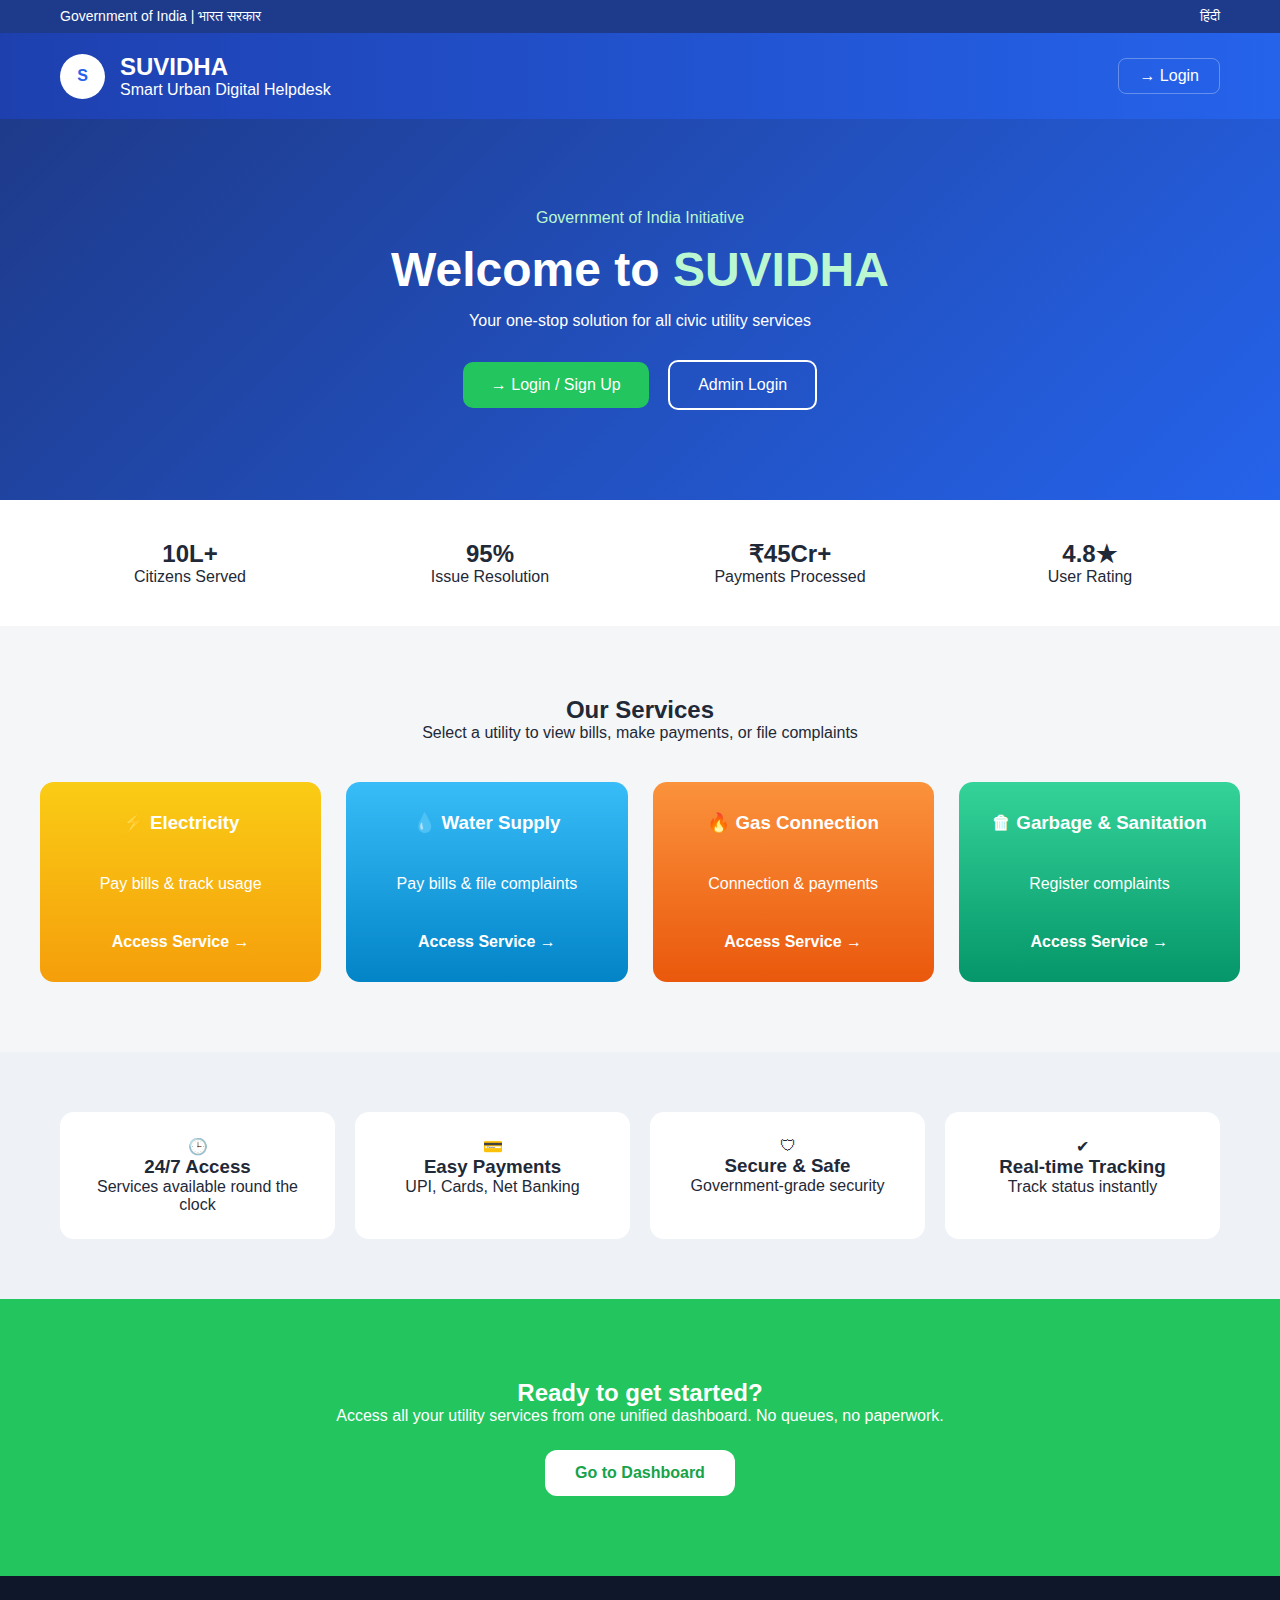
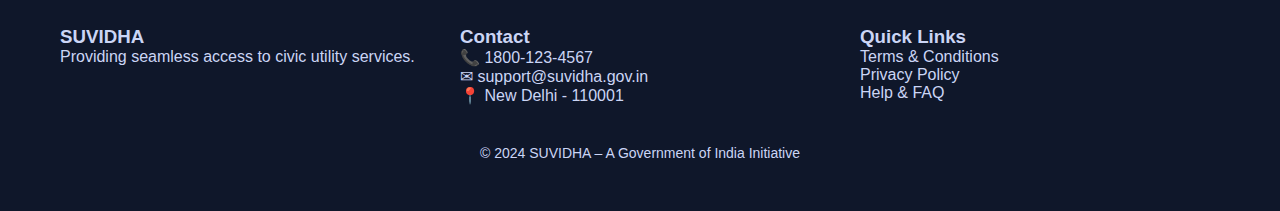
<file: suvidha-project/index.html>
<!DOCTYPE html>
<html lang="en">
<head>
  <meta charset="UTF-8" />
  <meta name="viewport" content="width=device-width, initial-scale=1.0"/>
  <title>SUVIDHA – Smart Urban Digital Helpdesk</title>
  <link rel="stylesheet" href="style.css" />
</head>
<body>

<!-- TOP BAR -->
<div class="top-bar">
  <span>Government of India | भारत सरकार</span>
  <span>हिंदी</span>
</div>

<!-- NAVBAR -->
<header class="navbar">
  <div class="logo">
    <div class="logo-circle">S</div>
    <div>
      <h2>SUVIDHA</h2>
      <p>Smart Urban Digital Helpdesk</p>
    </div>
  </div>
  <button class="login-btn">→ Login</button>
</header>

<!-- HERO -->
<section class="hero">
  <span class="badge">Government of India Initiative</span>
  <h1>Welcome to <span>SUVIDHA</span></h1>
  <p>Your one-stop solution for all civic utility services</p>

  <div class="hero-buttons">
     <a href="../dashboard/index.html"><button class="btn green">→ Login / Sign Up</button></a>
    <a href="../admin/index.html"><button class="btn outline">Admin Login</button></a>
  </div>
</section>

<!-- STATS -->
<section class="stats">
  <div><h2>10L+</h2><p>Citizens Served</p></div>
  <div><h2>95%</h2><p>Issue Resolution</p></div>
  <div><h2>₹45Cr+</h2><p>Payments Processed</p></div>
  <div><h2>4.8★</h2><p>User Rating</p></div>
</section>

<!-- SERVICES -->
<section class="services">
  <h2>Our Services</h2>
  <p>Select a utility to view bills, make payments, or file complaints</p>

  <div class="cards">
    <div class="card yellow">
      <h3>⚡ Electricity</h3>
      <p>Pay bills & track usage</p>
      <a href="../electricity/index.html">Access Service →</a>
    </div>

    <div class="card blue">
      <h3>💧 Water Supply</h3>
      <p>Pay bills & file complaints</p>
      <a href="../water/index.html">Access Service →</a>
    </div>

    <div class="card orange">
      <h3>🔥 Gas Connection</h3>
      <p>Connection & payments</p>
      <a href="../gas/index.html">Access Service →</a>
    </div>

    <div class="card green">
      <h3>🗑 Garbage & Sanitation</h3>
      <p>Register complaints</p>
      <a href="../garbage/index.html">Access Service →</a>
    </div>
  </div>
</section>

<!-- WHY -->
<section class="why">
  <div class="why-card">🕒<h3>24/7 Access</h3><p>Services available round the clock</p></div>
  <div class="why-card">💳<h3>Easy Payments</h3><p>UPI, Cards, Net Banking</p></div>
  <div class="why-card">🛡<h3>Secure & Safe</h3><p>Government-grade security</p></div>
  <div class="why-card">✔<h3>Real-time Tracking</h3><p>Track status instantly</p></div>
</section>

<!-- CTA -->
<section class="cta">
  <h2>Ready to get started?</h2>
  <p>Access all your utility services from one unified dashboard. No queues, no paperwork.</p>
 <button onclick="goDashboard()">Go to Dashboard</button>
</section>

<!-- FOOTER -->
<footer>
  <div class="footer-grid">
    <div>
      <h3>SUVIDHA</h3>
      <p>Providing seamless access to civic utility services.</p>
    </div>

    <div>
      <h3>Contact</h3>
      <p>📞 1800-123-4567</p>
      <p>✉ support@suvidha.gov.in</p>
      <p>📍 New Delhi - 110001</p>
    </div>

    <div>
      <h3>Quick Links</h3>
      <p>Terms & Conditions</p>
      <p>Privacy Policy</p>
      <p>Help & FAQ</p>
    </div>
  </div>

  <div class="copy">
    © 2024 SUVIDHA – A Government of India Initiative
  </div>
</footer>

<script src="script.js"></script>
</body>
</html>
</file>
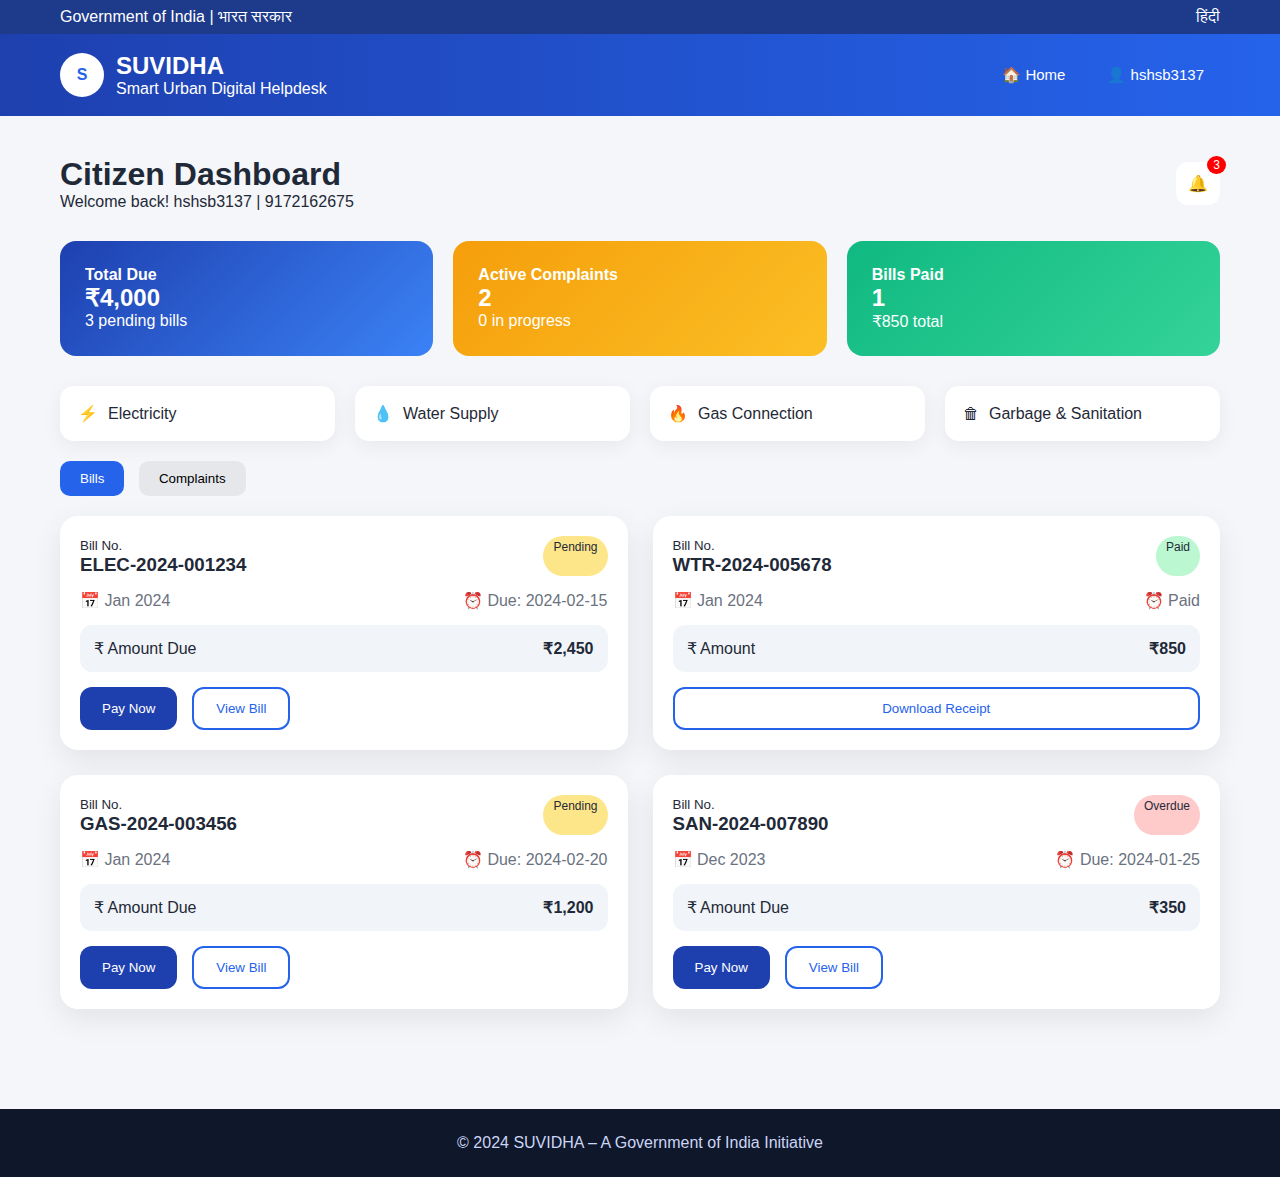
<file: suvidha-project/dashboard/index.html>
<!DOCTYPE html>
<html lang="en">
<head>
  <meta charset="UTF-8">
  <title>SUVIDHA | Citizen Dashboard</title>
  <meta name="viewport" content="width=device-width, initial-scale=1.0">
  <link rel="stylesheet" href="style.css">
</head>
<body>

<!-- TOP BAR -->
<div class="topbar">
  <span>Government of India | भारत सरकार</span>
  <span>हिंदी</span>
</div>

<!-- HEADER -->
<header class="header">
  <div class="logo">
    <div class="logo-circle">S</div>
    <div>
      <h2>SUVIDHA</h2>
      <p>Smart Urban Digital Helpdesk</p>
    </div>
  </div>

  <div class="nav-right">
    
    <span class="home">🏠 Home</span>
    <span class="user">👤 hshsb3137</span>
  </div>
</header>

<!-- DASHBOARD -->
<section class="dashboard">
  <div class="dash-header">
    <div>
      <h1>Citizen Dashboard</h1>
      <p>Welcome back! hshsb3137 | 9172162675</p>
    </div>
    <div class="notify">🔔<span>3</span></div>
  </div>

  <!-- SUMMARY CARDS -->
  <div class="summary">
    <div class="summary-card blue">
      <h4>Total Due</h4>
      <h2>₹4,000</h2>
      <p>3 pending bills</p>
    </div>

    <div class="summary-card yellow">
      <h4>Active Complaints</h4>
      <h2>2</h2>
      <p>0 in progress</p>
    </div>

    <div class="summary-card green">
      <h4>Bills Paid</h4>
      <h2>1</h2>
      <p>₹850 total</p>
    </div>
  </div>

  <!-- SERVICES -->
  <div class="services">
    <div onclick="openService('electricity')" class="service"><span class="e">⚡</span> Electricity</div>
    <div onclick="openService('water')" class="service"><span class="w">💧</span> Water Supply</div>
    <div onclick="openService('gas')" class="service"><span class="g">🔥</span> Gas Connection</div>
    <div onclick="openService('garbage')" class="service"><span class="s">🗑</span> Garbage & Sanitation</div>
  </div>

  <!-- TABS -->
  <div class="tabs">
    <button class="active">Bills</button>
    <button id="complaintsTab">Complaints</button>
  </div>

  <!-- BILL CARDS -->
  <div class="bills">

    <div class="bill orange">
      <div class="bill-top">
        <div>
          <small>Bill No.</small>
          <h3>ELEC-2024-001234</h3>
        </div>
        <span class="status pending">Pending</span>
      </div>

      <div class="bill-mid">
        <div>📅 Jan 2024</div>
        <div>⏰ Due: 2024-02-15</div>
      </div>

      <div class="amount">
        <span>₹ Amount Due</span>
        <strong>₹2,450</strong>
      </div>

      <div class="actions">
        <button class="pay">Pay Now</button>
        <button class="view">View Bill</button>
      </div>
    </div>

    <div class="bill blue">
      <div class="bill-top">
        <div>
          <small>Bill No.</small>
          <h3>WTR-2024-005678</h3>
        </div>
        <span class="status paid">Paid</span>
      </div>

      <div class="bill-mid">
        <div>📅 Jan 2024</div>
        <div>⏰ Paid</div>
      </div>

      <div class="amount">
        <span>₹ Amount</span>
        <strong>₹850</strong>
      </div>

      <div class="actions">
        <button class="view full">Download Receipt</button>
      </div>
    </div>

    <div class="bill orange">
      <div class="bill-top">
        <div>
          <small>Bill No.</small>
          <h3>GAS-2024-003456</h3>
        </div>
        <span class="status pending">Pending</span>
      </div>

      <div class="bill-mid">
        <div>📅 Jan 2024</div>
        <div>⏰ Due: 2024-02-20</div>
      </div>

      <div class="amount">
        <span>₹ Amount Due</span>
        <strong>₹1,200</strong>
      </div>

      <div class="actions">
        <button class="pay">Pay Now</button>
        <button class="view">View Bill</button>
      </div>
    </div>

    <div class="bill green">
      <div class="bill-top">
        <div>
          <small>Bill No.</small>
          <h3>SAN-2024-007890</h3>
        </div>
        <span class="status overdue">Overdue</span>
      </div>

      <div class="bill-mid">
        <div>📅 Dec 2023</div>
        <div>⏰ Due: 2024-01-25</div>
      </div>

      <div class="amount">
        <span>₹ Amount Due</span>
        <strong>₹350</strong>
      </div>

      <div class="actions">
        <button class="pay">Pay Now</button>
        <button class="view">View Bill</button>
      </div>
    </div>

  </div>
</section>

<footer>
  © 2024 SUVIDHA – A Government of India Initiative
</footer>

<script src="script.js"></script>
<!-- PAYMENT MODAL -->
<div id="paymentOverlay" class="overlay hidden">
  <div class="payment-modal">

    <div class="payment-header">
      <div>
        <h3>Payment</h3>
        <h1>₹ <span id="payAmount">2,450</span></h1>
        <p>Bill: <b id="billNo">ELEC-2024-001234</b> • electricity</p>
      </div>
      <button class="close-btn" onclick="closePayment()">✕</button>
    </div>

    <div class="payment-body">
      <p class="select">Select Payment Method</p>

      <div class="pay-option">
        📱
        <div>
          <b>UPI Payment</b>
          <small>Google Pay, PhonePe, Paytm</small>
        </div>
      </div>

      <div class="pay-option">
        💳
        <div>
          <b>Card Payment</b>
          <small>Debit / Credit Cards</small>
        </div>
      </div>

      <div class="pay-option">
        🏦
        <div>
          <b>Net Banking</b>
          <small>All major banks</small>
        </div>
      </div>

      <div class="pay-option">
        🔳
        <div>
          <b>Scan QR Code</b>
          <small>Scan & Pay</small>
        </div>
      </div>

    </div>
  </div>
</div>

</body>
</html>
</file>
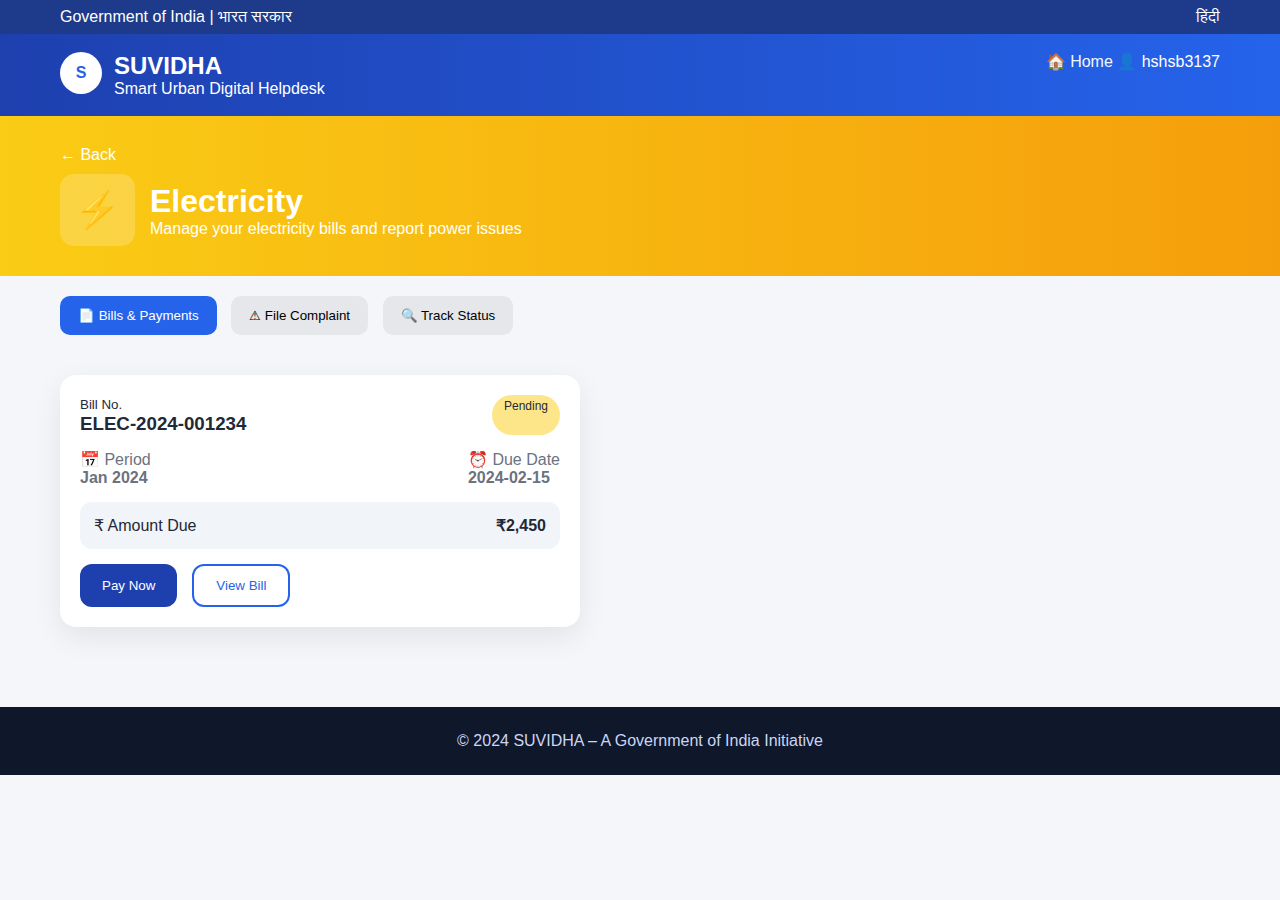
<file: suvidha-project/electricity/index.html>
<!DOCTYPE html>
<html lang="en">
<head>
  <meta charset="UTF-8">
  <title>Electricity Service | SUVIDHA</title>
  <meta name="viewport" content="width=device-width, initial-scale=1.0">
  <link rel="stylesheet" href="style.css">
</head>
<body>

<!-- TOP BAR -->
<div class="topbar">
  <span>Government of India | भारत सरकार</span>
  <span>हिंदी</span>
</div>

<!-- HEADER -->
<header class="header">
  <div class="logo">
    <div class="circle">S</div>
    <div>
      <h2>SUVIDHA</h2>
      <p>Smart Urban Digital Helpdesk</p>
    </div>
  </div>
  <div class="nav">
    <a style="text-decoration: none; color: aliceblue;" href="../dashboard/index.html">🏠 Home</a>
    <span>👤 hshsb3137</span>
  </div>
</header>

<!-- ELECTRICITY BANNER -->
<section class="banner">
  <a class="back" href="../dashboard/index.html">← Back</a>
  <div class="banner-content">
    <div class="icon">⚡</div>
    <div>
      <h1>Electricity</h1>
      <p>Manage your electricity bills and report power issues</p>
    </div>
  </div>
</section>

<!-- TABS -->
<div class="tabs">
  <button class="tab active" onclick="showTab('bills')">📄 Bills & Payments</button>
  <button class="tab" onclick="showTab('complaint')">⚠ File Complaint</button>
  <button class="tab" onclick="showTab('track')">🔍 Track Status</button>
</div>

<!-- CONTENT -->
<section class="content">

  <!-- BILLS -->
  <div id="bills" class="tab-content active">
    <div class="bill-card">
      <div class="bill-top">
        <div>
          <small>Bill No.</small>
          <h3>ELEC-2024-001234</h3>
        </div>
        <span class="badge pending">Pending</span>
      </div>

      <div class="bill-info">
        <div>📅 Period<br><b>Jan 2024</b></div>
        <div>⏰ Due Date<br><b>2024-02-15</b></div>
      </div>

      <div class="amount">
        <span>₹ Amount Due</span>
        <strong>₹2,450</strong>
      </div>

      <div class="actions">
        <button class="pay" onclick="openPayment()">Pay Now</button>
        <button class="view">View Bill</button>
      </div>
    </div>
  </div>

  <!-- FILE COMPLAINT -->
  <div id="complaint" class="tab-content">
    <div class="form-card">
      <h3>Register Complaint</h3>

      <label>Complaint Type</label>
      <select>
        <option>Select complaint type</option>
        <option>Power Outage</option>
        <option>Voltage Issue</option>
        <option>Billing Issue</option>
      </select>

      <label>Description</label>
      <textarea placeholder="Describe your issue in detail..."></textarea>

      <label>Location</label>
      <input type="text" placeholder="Enter your address or area">

      <label>Mobile Number</label>
      <input type="text" placeholder="Enter 10-digit mobile number">

      <label>Attach Photo (Optional)</label>
      <div class="upload">📷 Tap to capture or upload photo</div>

      <button class="submit">Submit</button>
    </div>
  </div>

  <!-- TRACK STATUS -->
  <div id="track" class="tab-content">
    <div class="status-card">
      <h3>Power Outage</h3>
      <span class="badge progress">In Progress</span>

      <div class="timeline">
        <div class="step done">✔ Complaint Registered</div>
        <div class="step done">✔ Assigned to Team</div>
        <div class="step active">⏳ Work in Progress</div>
        <div class="step">○ Issue Resolved</div>
      </div>
    </div>
  </div>

</section>

<footer>
  © 2024 SUVIDHA – A Government of India Initiative
</footer>

<script src="script.js"></script>
</body>
</html>
</file>
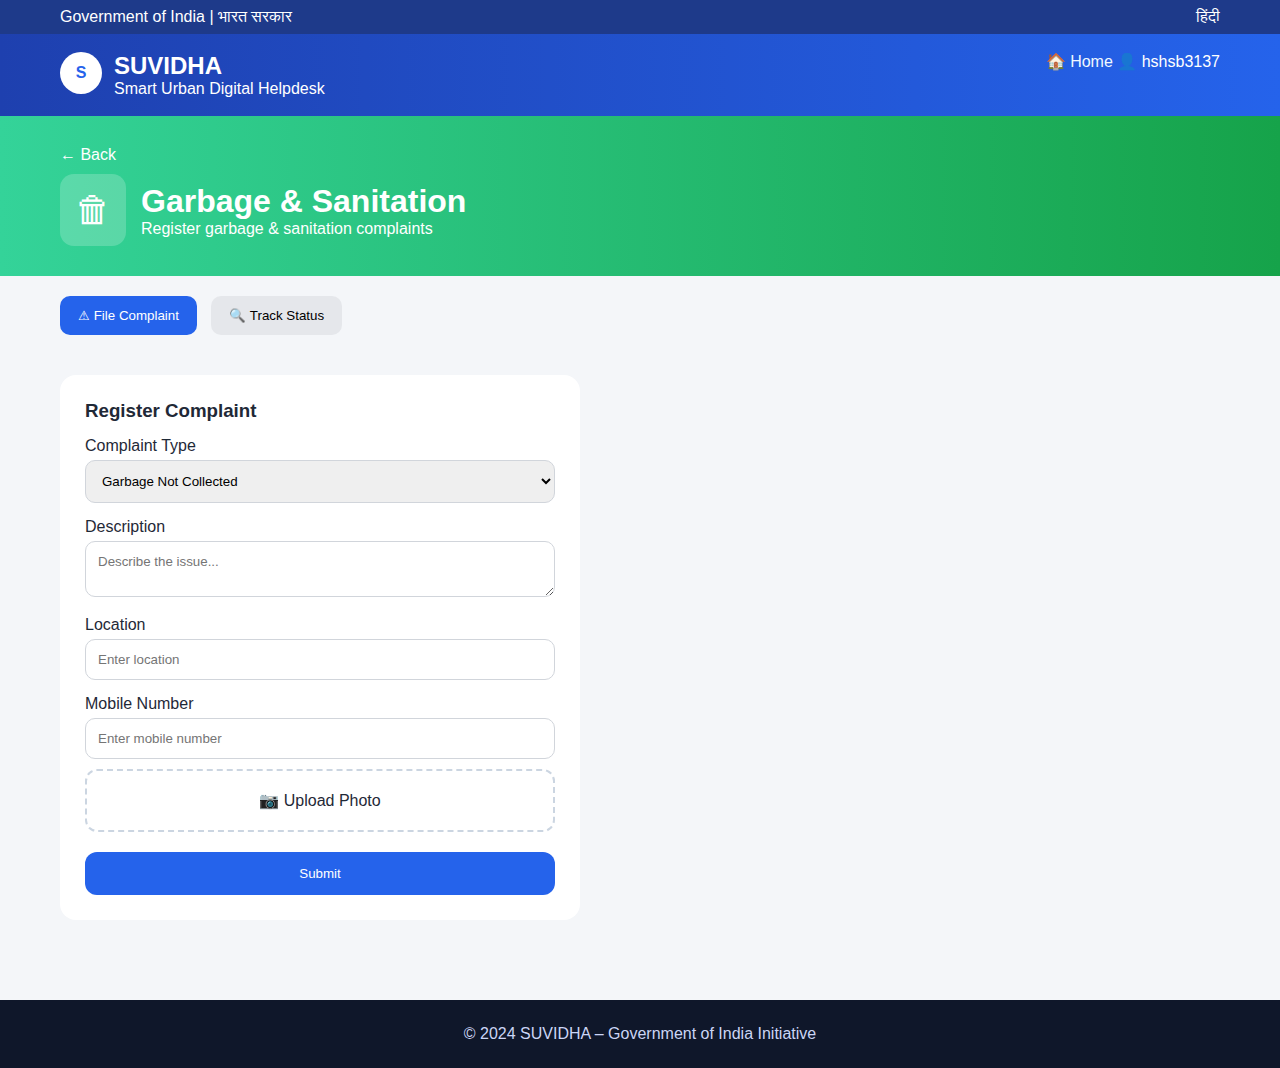
<file: suvidha-project/garbage/index.html>
<!DOCTYPE html>
<html lang="en">
<head>
  <meta charset="UTF-8">
  <title>Garbage & Sanitation | SUVIDHA</title>
  <meta name="viewport" content="width=device-width, initial-scale=1.0">
  <link rel="stylesheet" href="style.css">
</head>
<body>

<div class="topbar">
  <span>Government of India | भारत सरकार</span>
  <span>हिंदी</span>
</div>

<header class="header">
  <div class="logo">
    <div class="circle">S</div>
    <div>
      <h2>SUVIDHA</h2>
      <p>Smart Urban Digital Helpdesk</p>
    </div>
  </div>
  <div class="nav">
     <a style="text-decoration: none; color: aliceblue;" href="../dashboard/index.html">🏠 Home</a>
    <span>👤 hshsb3137</span>
  </div>
</header>

<section class="banner">
  <a class="back" href="../dashboard/index.html">← Back</a>
  <div class="banner-content">
    <div class="icon">🗑</div>
    <div>
      <h1>Garbage & Sanitation</h1>
      <p>Register garbage & sanitation complaints</p>
    </div>
  </div>
</section>

<div class="tabs">
  <button class="tab active" onclick="showTab('complaint')">⚠ File Complaint</button>
  <button class="tab" onclick="showTab('track')">🔍 Track Status</button>
</div>

<section class="content">

  <!-- Complaint -->
  <div id="complaint" class="tab-content active">
    <div class="form-card">
      <h3>Register Complaint</h3>

      <label>Complaint Type</label>
      <select>
        <option>Garbage Not Collected</option>
        <option>Overflowing Dustbin</option>
        <option>Street Cleaning</option>
      </select>

      <label>Description</label>
      <textarea placeholder="Describe the issue..."></textarea>

      <label>Location</label>
      <input type="text" placeholder="Enter location">

      <label>Mobile Number</label>
      <input type="text" placeholder="Enter mobile number">

      <div class="upload">📷 Upload Photo</div>
      <button class="submit">Submit</button>
    </div>
  </div>

  <!-- Track -->
  <div id="track" class="tab-content">
    <div class="status-card">
      <h3>Garbage Collection</h3>
      <span class="badge pending">Pending</span>

      <div class="timeline">
        <div class="step done">✔ Complaint Registered</div>
        <div class="step active">⏳ Assigned to Team</div>
        <div class="step">○ Work in Progress</div>
        <div class="step">○ Issue Resolved</div>
      </div>
    </div>
  </div>

</section>

<footer>© 2024 SUVIDHA – Government of India Initiative</footer>

<script src="script.js"></script>
</body>
</html>
</file>
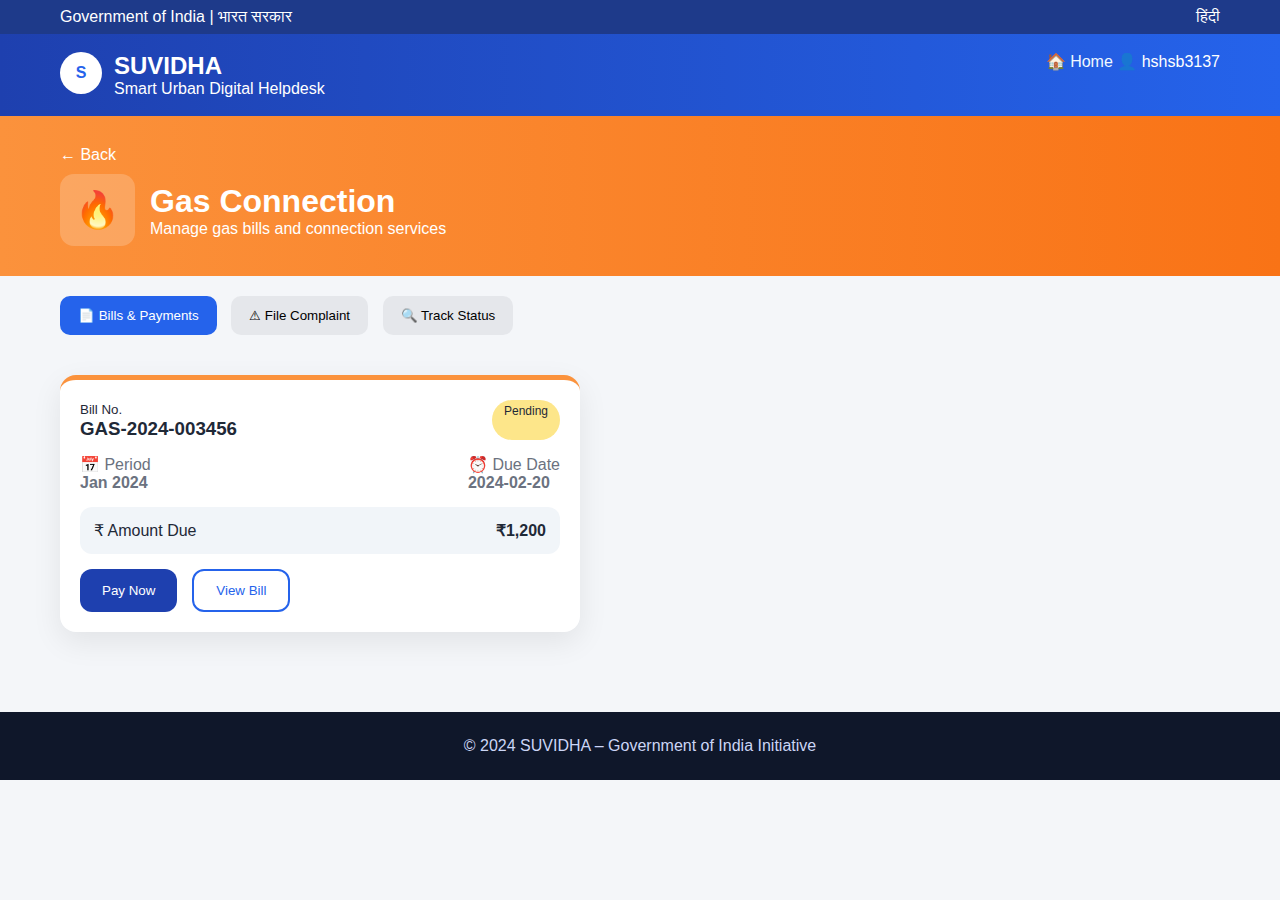
<file: suvidha-project/gas/index.html>
<!DOCTYPE html>
<html lang="en">
<head>
  <meta charset="UTF-8">
  <title>Gas Connection | SUVIDHA</title>
  <meta name="viewport" content="width=device-width, initial-scale=1.0">
  <link rel="stylesheet" href="style.css">
</head>
<body>

<div class="topbar">
  <span>Government of India | भारत सरकार</span>
  <span>हिंदी</span>
</div>

<header class="header">
  <div class="logo">
    <div class="circle">S</div>
    <div>
      <h2>SUVIDHA</h2>
      <p>Smart Urban Digital Helpdesk</p>
    </div>
  </div>
  <div class="nav">
    <a style="text-decoration: none; color: aliceblue;" href="../dashboard/index.html">🏠 Home</a>
    <span>👤 hshsb3137</span>
  </div>
</header>

<section class="banner">
  <a class="back" href="../dashboard/index.html">← Back</a>
  <div class="banner-content">
    <div class="icon">🔥</div>
    <div>
      <h1>Gas Connection</h1>
      <p>Manage gas bills and connection services</p>
    </div>
  </div>
</section>

<div class="tabs">
  <button class="tab active" onclick="showTab('bills')">📄 Bills & Payments</button>
  <button class="tab" onclick="showTab('complaint')">⚠ File Complaint</button>
  <button class="tab" onclick="showTab('track')">🔍 Track Status</button>
</div>

<section class="content">

  <!-- Bills -->
  <div id="bills" class="tab-content active">
    <div class="bill-card">
      <div class="bill-top">
        <div>
          <small>Bill No.</small>
          <h3>GAS-2024-003456</h3>
        </div>
        <span class="badge pending">Pending</span>
      </div>

      <div class="bill-info">
        <div>📅 Period<br><b>Jan 2024</b></div>
        <div>⏰ Due Date<br><b>2024-02-20</b></div>
      </div>

      <div class="amount">
        <span>₹ Amount Due</span>
        <strong>₹1,200</strong>
      </div>

      <div class="actions">
        <button class="pay">Pay Now</button>
        <button class="view">View Bill</button>
      </div>
    </div>
  </div>

  <!-- Complaint -->
  <div id="complaint" class="tab-content">
    <div class="form-card">
      <h3>Register Complaint</h3>

      <label>Complaint Type</label>
      <select>
        <option>Select complaint type</option>
        <option>Gas Leakage</option>
        <option>No Supply</option>
        <option>Billing Issue</option>
      </select>

      <label>Description</label>
      <textarea placeholder="Describe your issue..."></textarea>

      <label>Location</label>
      <input type="text" placeholder="Enter address">

      <label>Mobile Number</label>
      <input type="text" placeholder="Enter mobile number">

      <div class="upload">📷 Upload Photo</div>
      <button class="submit">Submit</button>
    </div>
  </div>

  <!-- Track -->
  <div id="track" class="tab-content">
    <div class="status-card">
      <h3>Gas Leakage</h3>
      <span class="badge progress">In Progress</span>

      <div class="timeline">
        <div class="step done">✔ Complaint Registered</div>
        <div class="step done">✔ Assigned to Team</div>
        <div class="step active">⏳ Work in Progress</div>
        <div class="step">○ Issue Resolved</div>
      </div>
    </div>
  </div>

</section>

<footer>© 2024 SUVIDHA – Government of India Initiative</footer>

<script src="script.js"></script>
</body>
</html>
</file>
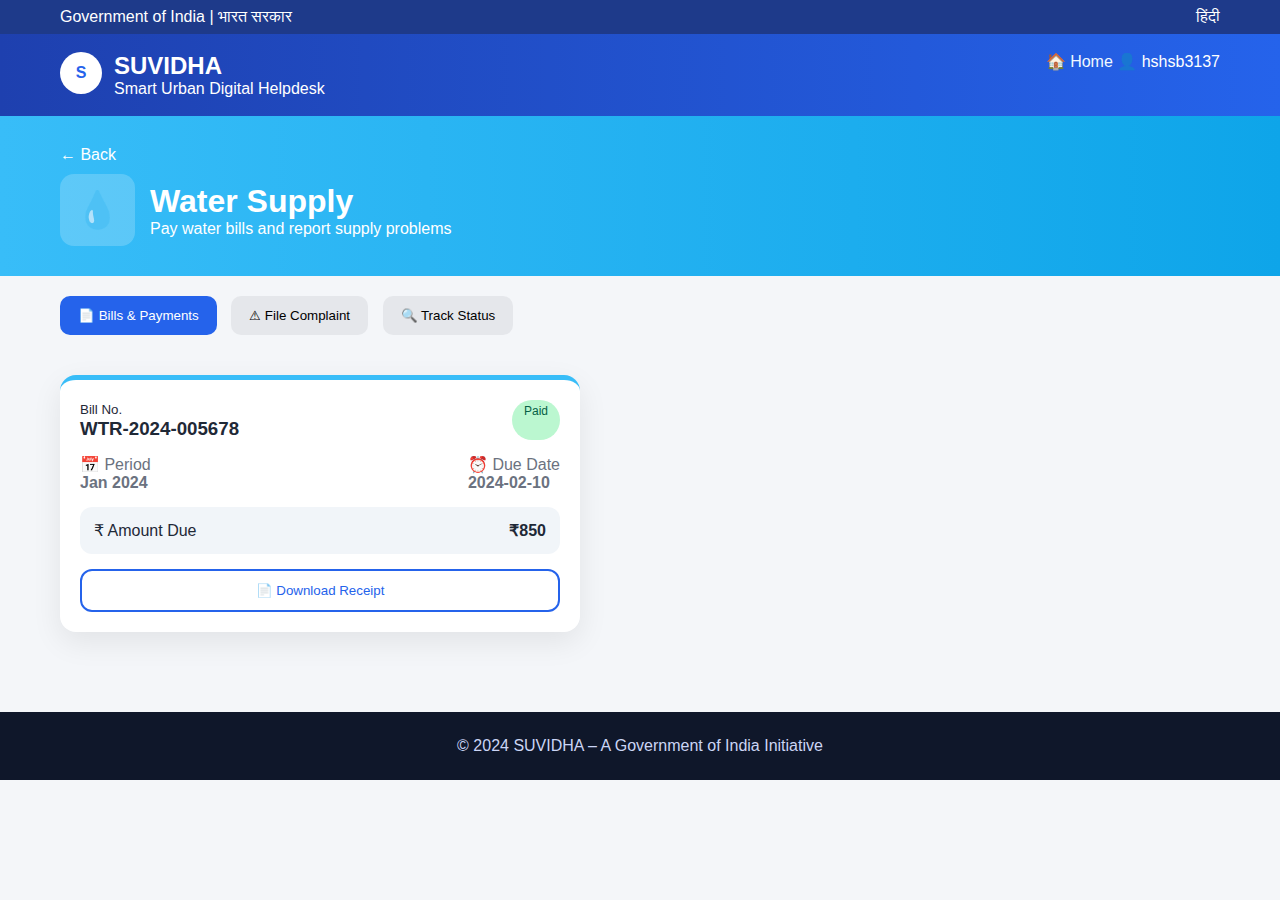
<file: suvidha-project/water/index.html>
<!DOCTYPE html>
<html lang="en">
<head>
  <meta charset="UTF-8">
  <title>Water Supply | SUVIDHA</title>
  <meta name="viewport" content="width=device-width, initial-scale=1.0">
  <link rel="stylesheet" href="style.css">
</head>
<body>

<!-- TOP BAR -->
<div class="topbar">
  <span>Government of India | भारत सरकार</span>
  <span>हिंदी</span>
</div>

<!-- HEADER -->
<header class="header">
  <div class="logo">
    <div class="circle">S</div>
    <div>
      <h2>SUVIDHA</h2>
      <p>Smart Urban Digital Helpdesk</p>
    </div>
  </div>
  <div class="nav">
    <a style="text-decoration: none; color: aliceblue;" href="../dashboard/index.html">🏠 Home</a>
    <span>👤 hshsb3137</span>
  </div>
</header>

<!-- WATER BANNER -->
<section class="banner">
  <a class="back" href="../dashboard/index.html">← Back</a>
  <div class="banner-content">
    <div class="icon">💧</div>
    <div>
      <h1>Water Supply</h1>
      <p>Pay water bills and report supply problems</p>
    </div>
  </div>
</section>

<!-- TABS -->
<div class="tabs">
  <button class="tab active" onclick="showTab('bills')">📄 Bills & Payments</button>
  <button class="tab" onclick="showTab('complaint')">⚠ File Complaint</button>
  <button class="tab" onclick="showTab('track')">🔍 Track Status</button>
</div>

<!-- CONTENT -->
<section class="content">

  <!-- BILLS -->
  <div id="bills" class="tab-content active">
    <div class="bill-card">
      <div class="bill-top">
        <div>
          <small>Bill No.</small>
          <h3>WTR-2024-005678</h3>
        </div>
        <span class="badge paid">Paid</span>
      </div>

      <div class="bill-info">
        <div>📅 Period<br><b>Jan 2024</b></div>
        <div>⏰ Due Date<br><b>2024-02-10</b></div>
      </div>

      <div class="amount">
        <span>₹ Amount Due</span>
        <strong>₹850</strong>
      </div>

      <div class="actions">
        <button class="download">📄 Download Receipt</button>
      </div>
    </div>
  </div>

  <!-- FILE COMPLAINT -->
  <div id="complaint" class="tab-content">
    <div class="form-card">
      <h3>Register Complaint</h3>

      <label>Complaint Type</label>
      <select>
        <option>Select complaint type</option>
        <option>Water Leakage</option>
        <option>No Water Supply</option>
        <option>Low Pressure</option>
      </select>

      <label>Description</label>
      <textarea placeholder="Describe your issue in detail..."></textarea>

      <label>Location</label>
      <input type="text" placeholder="Enter your address or area">

      <label>Mobile Number</label>
      <input type="text" placeholder="Enter 10-digit mobile number">

      <label>Attach Photo (Optional)</label>
      <div class="upload">📷 Tap to capture or upload photo</div>

      <button class="submit">Submit</button>
    </div>
  </div>

  <!-- TRACK STATUS -->
  <div id="track" class="tab-content">
    <div class="status-card">
      <div class="status-top">
        <h3>Leakage</h3>
        <span class="badge resolved">Resolved</span>
      </div>

      <p class="ref">Ref: CMP-2024-002</p>

      <div class="timeline">
        <div class="step done">✔ Complaint Registered <small>2024-01-25 09:15</small></div>
        <div class="step done">✔ Assigned to Team</div>
        <div class="step done">✔ Work in Progress</div>
        <div class="step done">✔ Issue Resolved</div>
      </div>
    </div>
  </div>

</section>

<footer>
  © 2024 SUVIDHA – A Government of India Initiative
</footer>

<script src="script.js"></script>
</body>
</html>
</file>
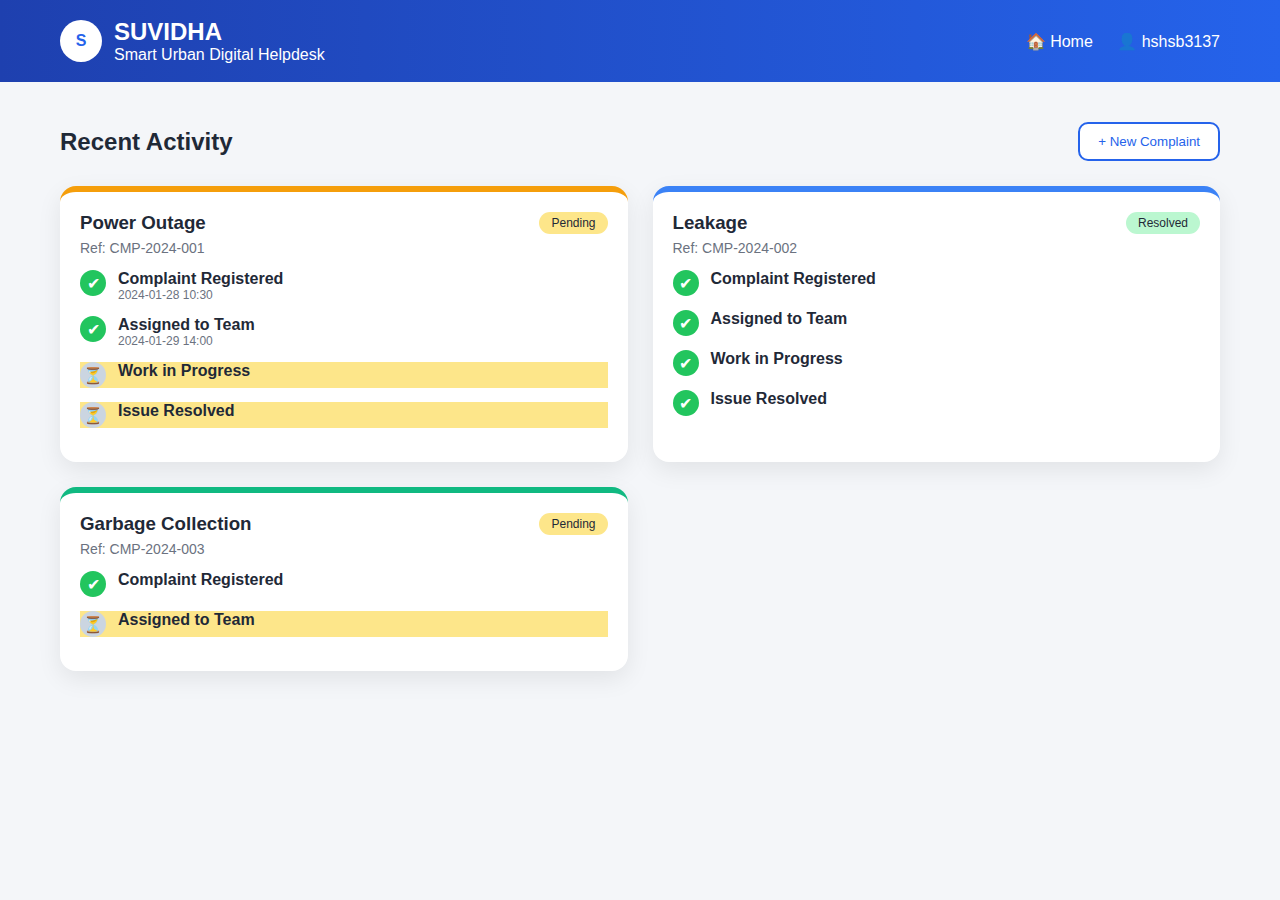
<file: suvidha-project/dashboard/complaint.html>
<!DOCTYPE html>
<html lang="en">
<head>
  <meta charset="UTF-8">
  <title>Complaint Activity | SUVIDHA</title>
  <meta name="viewport" content="width=device-width, initial-scale=1.0">
  <link rel="stylesheet" href="complaint.css">
</head>
<body>

<!-- HEADER (reuse same dashboard header if needed) -->
<div class="header">
  <div class="logo">
    <div class="circle">S</div>
    <div>
      <h2>SUVIDHA</h2>
      <p>Smart Urban Digital Helpdesk</p>
    </div>
  </div>

  <div class="right">
    <span>🏠 Home</span>
    <span>👤 hshsb3137</span>
  </div>
</div>

<!-- RECENT ACTIVITY -->
<section class="activity">
  <div class="activity-head">
    <h2>Recent Activity</h2>
    <button class="new-btn">+ New Complaint</button>
  </div>

  <div class="complaint-grid">

    <!-- COMPLAINT CARD -->
    <div class="complaint orange">
      <div class="top">
        <h3>Power Outage</h3>
        <span class="badge pending">Pending</span>
      </div>
      <p class="ref">Ref: CMP-2024-001</p>

      <div class="timeline">
        <div class="step done">
          <span>✔</span>
          <div>
            <b>Complaint Registered</b>
            <small>2024-01-28 10:30</small>
          </div>
        </div>

        <div class="step done">
          <span>✔</span>
          <div>
            <b>Assigned to Team</b>
            <small>2024-01-29 14:00</small>
          </div>
        </div>

        <div class="step pending">
          <span>⏳</span>
          <div><b>Work in Progress</b></div>
        </div>

        <div class="step pending">
          <span>⏳</span>
          <div><b>Issue Resolved</b></div>
        </div>
      </div>
    </div>

    <!-- COMPLAINT CARD -->
    <div class="complaint blue">
      <div class="top">
        <h3>Leakage</h3>
        <span class="badge resolved">Resolved</span>
      </div>
      <p class="ref">Ref: CMP-2024-002</p>

      <div class="timeline">
        <div class="step done"><span>✔</span><b>Complaint Registered</b></div>
        <div class="step done"><span>✔</span><b>Assigned to Team</b></div>
        <div class="step done"><span>✔</span><b>Work in Progress</b></div>
        <div class="step done"><span>✔</span><b>Issue Resolved</b></div>
      </div>
    </div>

    <!-- COMPLAINT CARD -->
    <div class="complaint green">
      <div class="top">
        <h3>Garbage Collection</h3>
        <span class="badge pending">Pending</span>
      </div>
      <p class="ref">Ref: CMP-2024-003</p>

      <div class="timeline">
        <div class="step done"><span>✔</span><b>Complaint Registered</b></div>
        <div class="step pending"><span>⏳</span><b>Assigned to Team</b></div>
      </div>
    </div>

  </div>
</section>

<script src="complaint.js"></script>
</body>
</html>
</file>
<file: suvidha-project/dashboard/style.css>
* {
  margin: 0;
  padding: 0;
  box-sizing: border-box;
  font-family: Arial
}

body {
  background: #f4f6f9;
  color: #1f2937
}

/* Top */
.topbar {
  background: #1e3a8a;
  color: #fff;
  padding: 8px 60px;
  display: flex;
  justify-content: space-between;
}

/* Header */
.header {
  background: linear-gradient(90deg, #1e40af, #2563eb);
  padding: 18px 60px;
  display: flex;
  justify-content: space-between;
  align-items: center;
  color: #fff;
}

.logo {
  display: flex;
  gap: 12px;
  align-items: center
}

.logo-circle {
  background: #fff;
  color: #2563eb;
  width: 44px;
  height: 44px;
  border-radius: 50%;
  display: flex;
  align-items: center;
  justify-content: center;
  font-weight: bold;
}

.nav-right {
  display: flex;
  align-items: center;
  gap: 10px; /* Space between items */
}

.nav-right span {
  cursor: pointer;
  padding: 8px 16px;
  border-radius: 8px;
  font-size: 15px;
  font-weight: 500;
  transition: all 0.3s ease;
  display: flex;
  align-items: center;
  gap: 8px;
}

/* Dashboard */
.dashboard {
  padding: 40px 60px
}

.dash-header {
  display: flex;
  justify-content: space-between;
  align-items: center
}

.notify {
  position: relative;
  background: #fff;
  padding: 12px;
  border-radius: 12px
}

.notify span {
  position: absolute;
  top: -6px;
  right: -6px;
  background: red;
  color: #fff;
  font-size: 12px;
  padding: 2px 6px;
  border-radius: 50%
}

/* Summary */
.summary {
  display: grid;
  grid-template-columns: repeat(3, 1fr);
  gap: 20px;
  margin: 30px 0
}

.summary-card {
  color: #fff;
  padding: 25px;
  border-radius: 16px
}

.blue {
  background: linear-gradient(135deg, #1e40af, #3b82f6)
}

.yellow {
  background: linear-gradient(135deg, #f59e0b, #fbbf24)
}

.green {
  background: linear-gradient(135deg, #10b981, #34d399)
}

/* Services */
.services {
  display: grid;
  grid-template-columns: repeat(4, 1fr);
  gap: 20px;
  margin-bottom: 20px
}

.service {
  background: #fff;
  padding: 18px;
  border-radius: 14px;
  display: flex;
  gap: 10px;
  align-items: center;
  box-shadow: 0 5px 20px rgba(0, 0, 0, .06)
}

/* Tabs */
.tabs {
  margin: 20px 0
}

.tabs button {
  padding: 10px 20px;
  border: none;
  border-radius: 10px;
  background: #e5e7eb;
  margin-right: 10px
}

.tabs .active {
  background: #2563eb;
  color: #fff
}

/* Bills */
.bills {
  display: grid;
  grid-template-columns: repeat(2, 1fr);
  gap: 25px
}

.bill {
  background: #fff;
  border-radius: 18px;
  padding: 20px;
  box-shadow: 0 10px 30px rgba(0, 0, 0, .08)
}

.bill-top {
  display: flex;
  justify-content: space-between
}

.status {
  padding: 4px 10px;
  border-radius: 20px;
  font-size: 12px
}

.pending {
  background: #fde68a
}

.paid {
  background: #bbf7d0
}

.overdue {
  background: #fecaca
}

.bill-mid {
  display: flex;
  justify-content: space-between;
  margin: 15px 0;
  color: #6b7280
}

.amount {
  background: #f1f5f9;
  padding: 14px;
  border-radius: 12px;
  display: flex;
  justify-content: space-between
}

.actions {
  margin-top: 15px;
  display: flex;
  gap: 15px
}

.pay {
  background: #1e40af;
  color: #fff;
  border: none;
  padding: 12px 22px;
  border-radius: 12px
}

.view {
  background: #fff;
  border: 2px solid #2563eb;
  padding: 12px 22px;
  border-radius: 12px;
  color: #2563eb
}

.full {
  width: 100%
}

/* Footer */
footer {
  background: #0f172a;
  color: #cbd5f5;
  text-align: center;
  padding: 25px;
  margin-top: 60px
}

/* Overlay */
.overlay {
  position: fixed;
  top: 0;
  left: 0;
  width: 100%;
  height: 100%;
  background: rgba(0, 0, 0, .6);
  display: flex;
  align-items: center;
  justify-content: center;
  z-index: 999;
}

.hidden {
  display: none
}

/* Modal */
.payment-modal {
  width: 420px;
  background: #fff;
  border-radius: 18px;
  overflow: hidden;
  box-shadow: 0 20px 60px rgba(0, 0, 0, .3);
}

/* Header */
.payment-header {
  background: #1e40af;
  color: #fff;
  padding: 22px;
  position: relative;
}

.payment-header h1 {
  margin: 6px 0
}

.payment-header p {
  opacity: .9;
  font-size: 14px
}

.close-btn {
  position: absolute;
  top: 14px;
  right: 14px;
  background: rgba(255, 255, 255, .2);
  color: #fff;
  border: none;
  width: 32px;
  height: 32px;
  border-radius: 50%;
  cursor: pointer;
}

/* Body */
.payment-body {
  padding: 20px
}

.select {
  color: #6b7280;
  margin-bottom: 10px
}

.pay-option {
  display: flex;
  gap: 14px;
  align-items: center;
  padding: 14px;
  border-radius: 12px;
  background: #f8fafc;
  margin-bottom: 12px;
  cursor: pointer;
  transition: .2s;
}

.pay-option:hover {
  background: #eef2ff;
}

.pay-option b {
  display: block
}

.pay-option small {
  color: #6b7280
}
</file>
<file: suvidha-project/electricity/style.css>
*{margin:0;padding:0;box-sizing:border-box;font-family:Arial}
body{background:#f4f6f9;color:#1f2937}

/* Top + Header */
.topbar{background:#1e3a8a;color:#fff;padding:8px 60px;display:flex;justify-content:space-between}
.header{background:linear-gradient(90deg,#1e40af,#2563eb);padding:18px 60px;color:#fff;display:flex;justify-content:space-between}
.logo{display:flex;gap:12px}
.circle{background:#fff;color:#2563eb;width:42px;height:42px;border-radius:50%;display:flex;align-items:center;justify-content:center;font-weight:bold}

/* Banner */
.banner{background:linear-gradient(90deg,#facc15,#f59e0b);padding:30px 60px;color:#fff}
.banner-content{display:flex;gap:15px;align-items:center}
.icon{font-size:36px;background:rgba(255,255,255,.2);padding:15px;border-radius:14px}
.back{color:#fff;text-decoration:none;display:block;margin-bottom:10px}

/* Tabs */
.tabs{padding:20px 60px}
.tab{padding:12px 18px;border:none;border-radius:10px;background:#e5e7eb;margin-right:10px;cursor:pointer}
.tab.active{background:#2563eb;color:#fff}

/* Content */
.content{padding:20px 60px}
.tab-content{display:none}
.tab-content.active{display:block}

/* Bill */
.bill-card{background:#fff;border-radius:16px;padding:20px;max-width:520px;box-shadow:0 10px 30px rgba(0,0,0,.08)}
.bill-top{display:flex;justify-content:space-between}
.badge{padding:4px 12px;border-radius:20px;font-size:12px}
.pending{background:#fde68a}
.progress{background:#bfdbfe}
.bill-info{display:flex;justify-content:space-between;margin:15px 0;color:#6b7280}
.amount{background:#f1f5f9;padding:14px;border-radius:12px;display:flex;justify-content:space-between}
.actions{margin-top:15px;display:flex;gap:15px}
.pay{background:#1e40af;color:#fff;border:none;padding:12px 22px;border-radius:12px}
.view{border:2px solid #2563eb;background:#fff;color:#2563eb;padding:12px 22px;border-radius:12px}

/* Form */
.form-card{background:#fff;border-radius:16px;padding:25px;max-width:520px}
label{display:block;margin-top:15px}
input,select,textarea{width:100%;padding:12px;border-radius:10px;border:1px solid #d1d5db;margin-top:5px}
.upload{margin-top:10px;border:2px dashed #cbd5e1;padding:20px;text-align:center;border-radius:12px}
.submit{margin-top:20px;background:#2563eb;color:#fff;border:none;padding:14px;border-radius:12px;width:100%}

/* Status */
.status-card{background:#fff;border-radius:16px;padding:20px;max-width:520px}
.timeline{margin-top:15px}
.step{margin:12px 0;color:#9ca3af}
.step.done{color:#16a34a}
.step.active{color:#2563eb}

/* Footer */
footer{background:#0f172a;color:#cbd5f5;text-align:center;padding:25px;margin-top:60px}
</file>
<file: suvidha-project/garbage/style.css>
@import url('../electricity/style.css');

.banner{
  background:linear-gradient(90deg,#34d399,#16a34a);
}
</file>
<file: suvidha-project/gas/style.css>
@import url('../electricity/style.css');

/* Override banner */
.banner{
  background:linear-gradient(90deg,#fb923c,#f97316);
}

/* Card accent */
.bill-card{border-top:5px solid #fb923c}
</file>
<file: suvidha-project/water/style.css>
*{margin:0;padding:0;box-sizing:border-box;font-family:Arial}
body{background:#f4f6f9;color:#1f2937}

/* Top + Header */
.topbar{background:#1e3a8a;color:#fff;padding:8px 60px;display:flex;justify-content:space-between}
.header{background:linear-gradient(90deg,#1e40af,#2563eb);padding:18px 60px;color:#fff;display:flex;justify-content:space-between}
.logo{display:flex;gap:12px}
.circle{background:#fff;color:#2563eb;width:42px;height:42px;border-radius:50%;display:flex;align-items:center;justify-content:center;font-weight:bold}

/* Banner */
.banner{
  background:linear-gradient(90deg,#38bdf8,#0ea5e9);
  padding:30px 60px;color:#fff
}
.banner-content{display:flex;gap:15px;align-items:center}
.icon{font-size:36px;background:rgba(255,255,255,.2);padding:15px;border-radius:14px}
.back{color:#fff;text-decoration:none;display:block;margin-bottom:10px}

/* Tabs */
.tabs{padding:20px 60px}
.tab{padding:12px 18px;border:none;border-radius:10px;background:#e5e7eb;margin-right:10px;cursor:pointer}
.tab.active{background:#2563eb;color:#fff}

/* Content */
.content{padding:20px 60px}
.tab-content{display:none}
.tab-content.active{display:block}

/* Bill */
.bill-card{
  background:#fff;border-radius:16px;padding:20px;
  max-width:520px;
  box-shadow:0 10px 30px rgba(0,0,0,.08);
  border-top:5px solid #38bdf8
}
.bill-top{display:flex;justify-content:space-between}
.badge{padding:4px 12px;border-radius:20px;font-size:12px}
.paid{background:#bbf7d0;color:#065f46}
.resolved{background:#bbf7d0;color:#065f46}
.bill-info{display:flex;justify-content:space-between;margin:15px 0;color:#6b7280}
.amount{background:#f1f5f9;padding:14px;border-radius:12px;display:flex;justify-content:space-between}
.actions{margin-top:15px}
.download{
  width:100%;
  background:#fff;
  border:2px solid #2563eb;
  color:#2563eb;
  padding:12px;border-radius:12px
}

/* Form */
.form-card{background:#fff;border-radius:16px;padding:25px;max-width:520px}
label{display:block;margin-top:15px}
input,select,textarea{
  width:100%;padding:12px;border-radius:10px;
  border:1px solid #d1d5db;margin-top:5px
}
.upload{
  margin-top:10px;border:2px dashed #cbd5e1;
  padding:20px;text-align:center;border-radius:12px
}
.submit{
  margin-top:20px;background:#2563eb;
  color:#fff;border:none;padding:14px;
  border-radius:12px;width:100%
}

/* Status */
.status-card{background:#fff;border-radius:16px;padding:20px;max-width:520px}
.status-top{display:flex;justify-content:space-between}
.ref{color:#6b7280;margin:8px 0}
.timeline{margin-top:15px}
.step{margin:12px 0;color:#16a34a}
.step small{display:block;color:#6b7280;font-size:12px}

/* Footer */
footer{
  background:#0f172a;color:#cbd5f5;
  text-align:center;padding:25px;margin-top:60px
}
</file>
<file: suvidha-project/dashboard/complaint.css>
*{margin:0;padding:0;box-sizing:border-box;font-family:Arial}
body{background:#f4f6f9;color:#1f2937}

/* Header */
.header{
  background:linear-gradient(90deg,#1e40af,#2563eb);
  padding:18px 60px;color:#fff;
  display:flex;justify-content:space-between;align-items:center
}
.logo{display:flex;gap:12px;align-items:center}
.circle{
  width:42px;height:42px;border-radius:50%;
  background:#fff;color:#2563eb;
  display:flex;align-items:center;justify-content:center;
  font-weight:bold
}
.right span{margin-left:20px}

/* Activity */
.activity{padding:40px 60px}
.activity-head{
  display:flex;justify-content:space-between;align-items:center
}
.new-btn{
  padding:10px 18px;border-radius:10px;
  border:2px solid #2563eb;
  background:#fff;color:#2563eb
}

/* Grid */
.complaint-grid{
  display:grid;
  grid-template-columns:repeat(2,1fr);
  gap:25px;margin-top:25px
}

/* Complaint Card */
.complaint{
  background:#fff;border-radius:16px;
  padding:20px;
  box-shadow:0 8px 25px rgba(0,0,0,.08)
}
.orange{border-top:6px solid #f59e0b}
.blue{border-top:6px solid #3b82f6}
.green{border-top:6px solid #10b981}

.top{
  display:flex;justify-content:space-between;align-items:center
}
.ref{color:#6b7280;font-size:14px;margin:6px 0 12px}

/* Badges */
.badge{
  padding:4px 12px;border-radius:20px;
  font-size:12px
}
.pending{background:#fde68a}
.resolved{background:#bbf7d0}

/* Timeline */
.timeline{margin-top:10px}
.step{
  display:flex;gap:12px;
  margin:14px 0;align-items:flex-start
}
.step span{
  width:26px;height:26px;border-radius:50%;
  display:flex;align-items:center;justify-content:center;
  background:#e5e7eb
}
.step.done span{background:#22c55e;color:#fff}
.step.pending span{background:#cbd5e1}
.step small{display:block;color:#6b7280;font-size:12px}
</file>
<file: suvidha-project/style.css>
/* --- Global Reset --- */
* {
  margin: 0;
  padding: 0;
  box-sizing: border-box;
  font-family: Arial, Helvetica, sans-serif;
}

body {
  background: #f4f6f8;
  color: #1f2937;
}

/* --- Top Bar --- */
.top-bar {
  background: #1e3a8a;
  color: #fff;
  display: flex;
  justify-content: space-between;
  padding: 8px 60px;
  font-size: 14px;
}

/* --- Navbar (The Fix is here) --- */
.navbar {
  background: linear-gradient(90deg, #1e40af, #2563eb);
  padding: 20px 60px;
  color: #fff;
  display: flex;
  justify-content: space-between;
  align-items: center;
  position: relative; /* Ensures it stays in place */
  z-index: 1000;      /* Keeps it above the hero section */
}

.logo {
  display: flex;
  gap: 15px;
  align-items: center;
}

.logo-circle {
  background: #fff;
  color: #2563eb;
  width: 45px;
  height: 45px;
  border-radius: 50%;
  display: flex;
  align-items: center;
  justify-content: center;
  font-weight: bold;
}

/* --- Login Button Fix --- */
.login-btn {
  background: transparent;
  border: 1px solid rgba(255, 255, 255, 0.3); /* Added slight border for visibility */
  color: #fff;
  font-size: 16px;
  cursor: pointer;
  padding: 8px 20px;
  border-radius: 8px;
  transition: all 0.3s ease; /* This makes the animation smooth */
}

.login-btn:hover {
  background: rgba(255, 255, 255, 0.2);
  border-color: #fff;
  transform: translateY(-2px);
  box-shadow: 0 4px 12px rgba(0, 0, 0, 0.1);
}

/* --- Hero Section --- */
.hero {
  background: linear-gradient(135deg, #1e3a8a, #2563eb);
  text-align: center;
  color: #fff;
  padding: 90px 20px;
}

.hero h1 { font-size: 48px; margin: 15px 0; }
.hero span { color: #bbf7d0; }
.hero-buttons { margin-top: 30px; }

/* --- Buttons --- */
.btn {
  padding: 14px 28px;
  border-radius: 10px;
  font-size: 16px;
  border: none;
  cursor: pointer;
  transition: 0.3s;
}

.btn.green { background: #22c55e; color: #fff; }
.btn.outline { background: transparent; border: 2px solid #fff; color: #fff; margin-left: 15px; }

.btn:hover {
  filter: brightness(1.1);
  transform: scale(1.05);
}

/* --- Stats --- */
.stats {
  display: grid;
  grid-template-columns: repeat(4, 1fr);
  background: #fff;
  padding: 40px;
  text-align: center;
}

/* --- Services & Cards --- */
.services { text-align: center; padding: 70px 40px; }
.cards {
  display: grid;
  grid-template-columns: repeat(4, 1fr);
  gap: 25px;
  margin-top: 40px;
}

.card {
  border-radius: 14px;
  padding: 30px;
  color: #fff;
  min-height: 200px;
  display: flex;
  flex-direction: column;
  justify-content: space-between;
}

.card a { color: #fff; text-decoration: none; font-weight: bold; border-bottom: 1px solid transparent; transition: 0.3s; }
.card a:hover { border-bottom: 1px solid #fff; }

/* Card Gradients */
.card.yellow { background: linear-gradient(#facc15, #f59e0b); }
.card.blue   { background: linear-gradient(#38bdf8, #0284c7); }
.card.orange { background: linear-gradient(#fb923c, #ea580c); }
.card.green  { background: linear-gradient(#34d399, #059669); }

/* --- Why Section --- */
.why {
  background: #eef2f7;
  display: grid;
  grid-template-columns: repeat(4, 1fr);
  gap: 20px;
  padding: 60px;
}

.why-card {
  background: #fff;
  border-radius: 14px;
  padding: 25px;
  text-align: center;
}

/* --- CTA --- */
.cta {
  background: #22c55e;
  color: #fff;
  text-align: center;
  padding: 80px 20px;
}

.cta button {
  margin-top: 25px;
  padding: 14px 30px;
  border: none;
  border-radius: 12px;
  background: #fff;
  color: #16a34a;
  font-size: 16px;
  font-weight: bold;
  cursor: pointer;
  transition: 0.3s;
}

.cta button:hover {
  background: #f0f0f0;
  transform: scale(1.05);
}

/* --- Footer --- */
footer {
  background: #0f172a;
  color: #cbd5f5;
  padding: 50px 60px;
}

.footer-grid {
  display: grid;
  grid-template-columns: repeat(3, 1fr);
  gap: 40px;
}

.copy { text-align: center; margin-top: 40px; font-size: 14px; }
</file>
